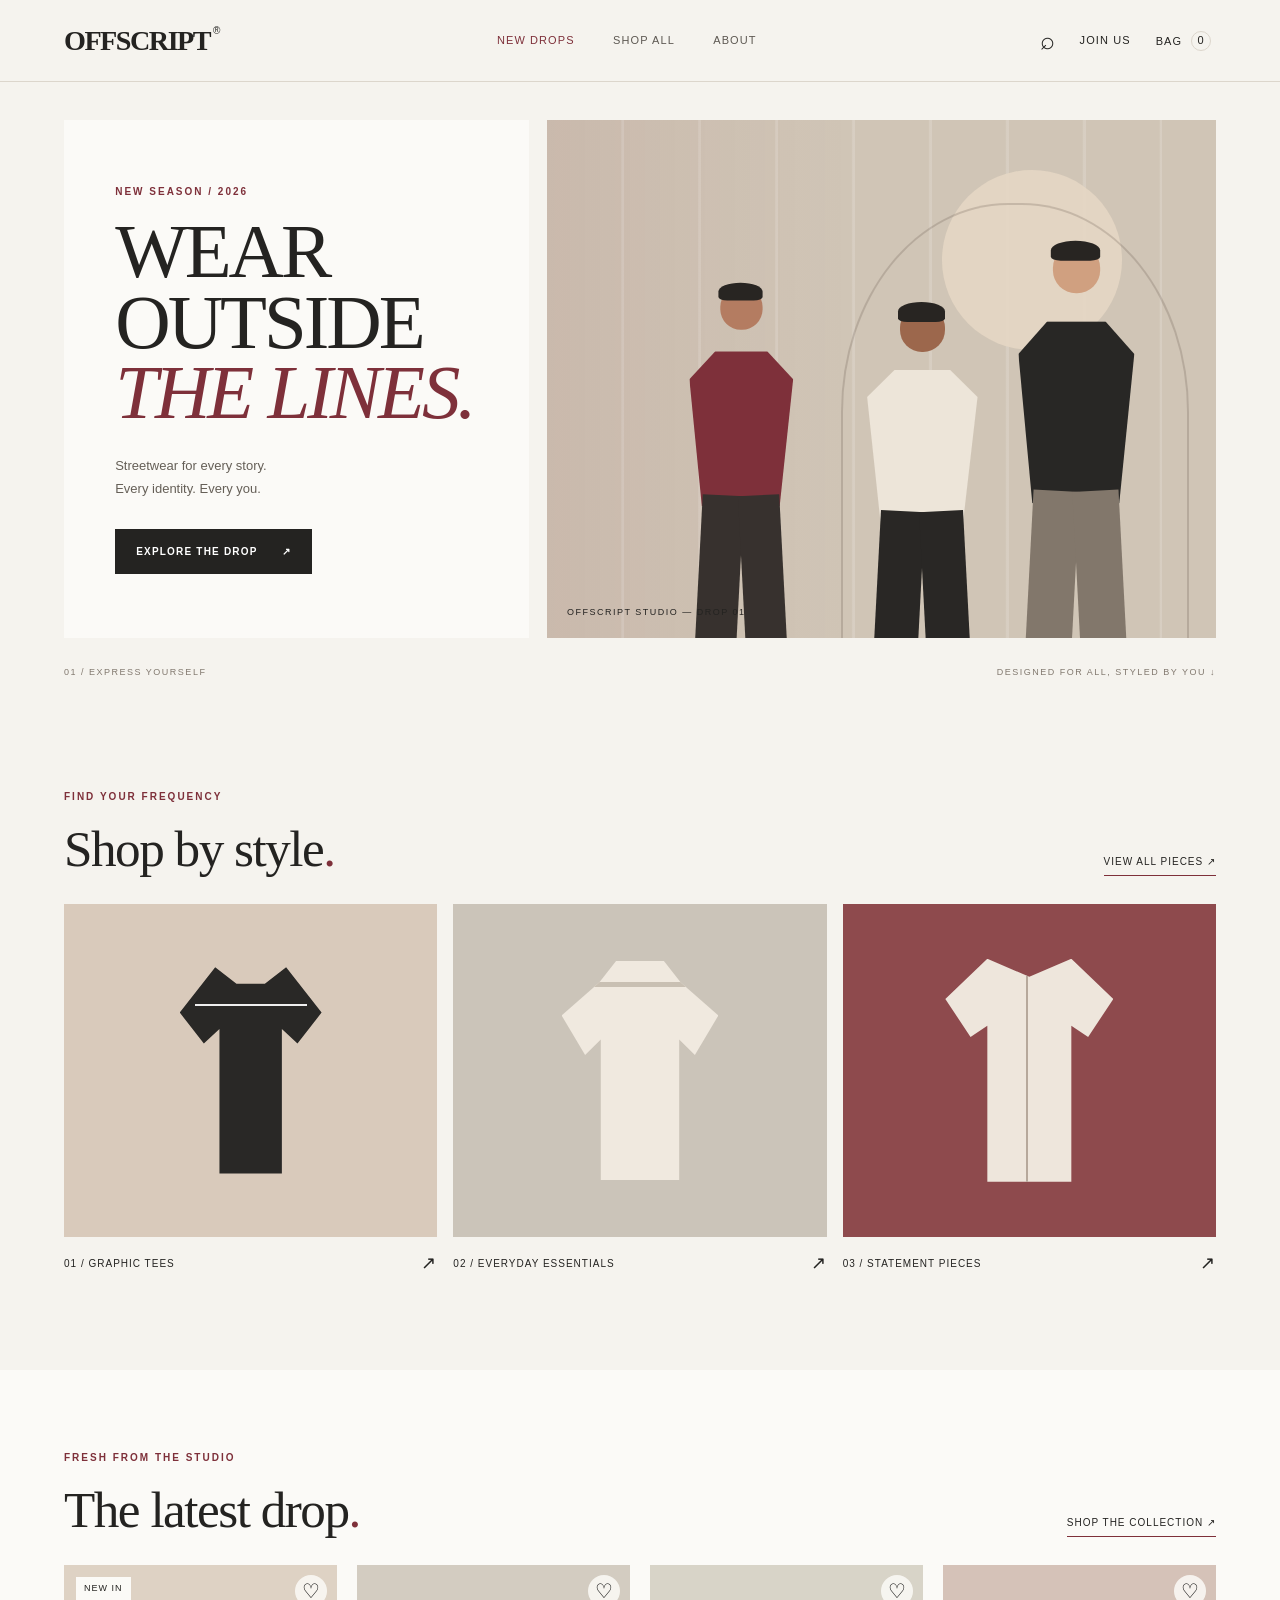
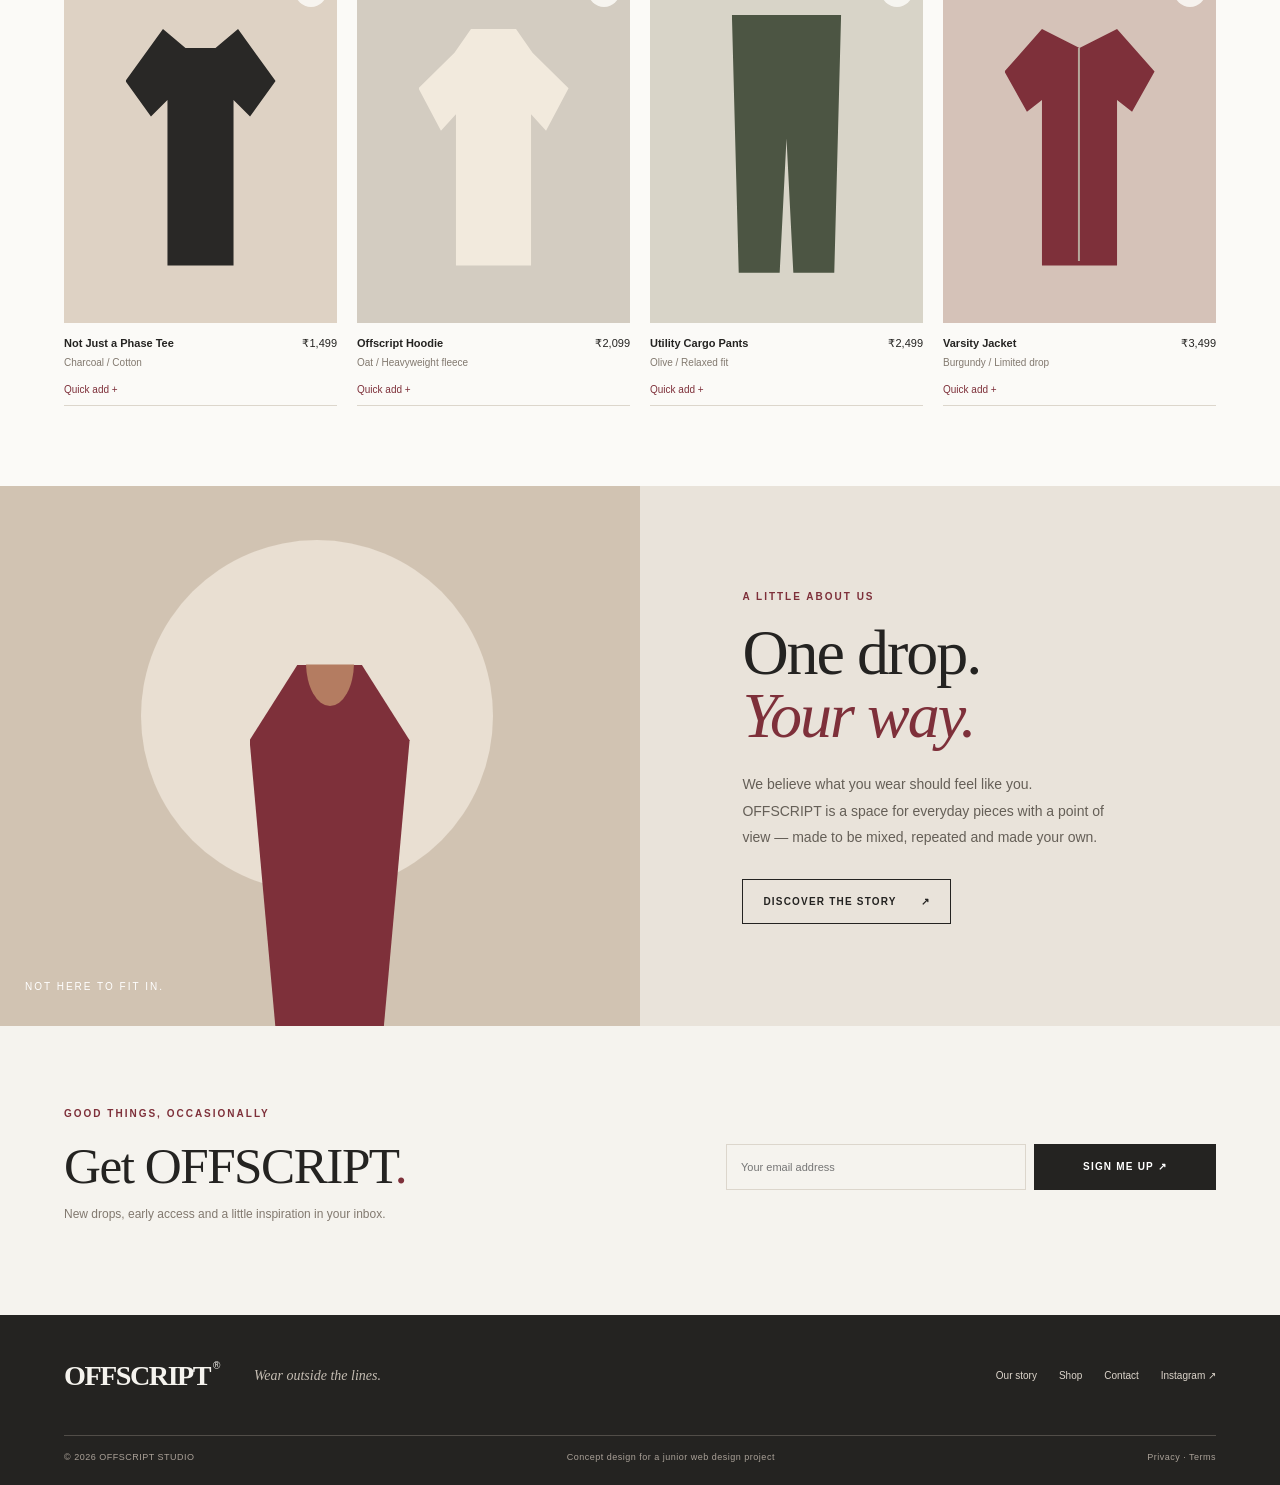
<file: index.html>
<!doctype html>
<html lang="en">
<head>
  <meta charset="utf-8">
  <meta name="viewport" content="width=device-width, initial-scale=1">
  <meta name="description" content="OFFSCRIPT — all-gender streetwear for every story. Wear outside the lines.">
  <title>OFFSCRIPT — Wear Outside the Lines</title>
  <link rel="stylesheet" href="styles.css">
  <script src="script.js" defer></script>
</head>
<body>
  <a class="skip-link" href="#main">Skip to content</a>
  <header class="site-header">
    <a class="wordmark" href="index.html" aria-label="OFFSCRIPT home">OFFSCRIPT<span>®</span></a>
    <button class="menu-toggle" type="button" aria-expanded="false" aria-controls="primary-nav">
      <span class="sr-only">Toggle navigation</span><span></span><span></span>
    </button>
    <nav class="primary-nav" id="primary-nav" aria-label="Main navigation">
      <a class="active" href="index.html">New drops</a>
      <a href="collection.html">Shop all</a>
      <a href="#story">About</a>
    </nav>
    <div class="header-actions">
      <button class="icon-button search-toggle" type="button" aria-label="Open search">⌕</button>
      <a class="text-action" href="#newsletter">Join us</a>
      <button class="bag-button" type="button" aria-label="Shopping bag, 0 items">Bag <span id="bag-count">0</span></button>
    </div>
  </header>

  <main id="main">
    <section class="hero">
      <div class="hero-copy">
        <p class="eyebrow">New season / 2026</p>
        <h1>WEAR<br>OUTSIDE<br><em>THE LINES.</em></h1>
        <p class="hero-description">Streetwear for every story.<br>Every identity. Every you.</p>
        <a class="button button-dark" href="collection.html">Explore the drop <span aria-hidden="true">↗</span></a>
      </div>
      <div class="hero-art" role="img" aria-label="Abstract editorial illustration of three streetwear looks">
        <div class="art-sun"></div><div class="art-arch"></div>
        <div class="model model-one"><i class="head"></i><i class="body"></i><i class="leg leg-a"></i><i class="leg leg-b"></i></div>
        <div class="model model-two"><i class="head"></i><i class="body"></i><i class="leg leg-a"></i><i class="leg leg-b"></i></div>
        <div class="model model-three"><i class="head"></i><i class="body"></i><i class="leg leg-a"></i><i class="leg leg-b"></i></div>
        <span class="art-caption">OFFSCRIPT STUDIO — DROP 01</span>
      </div>
      <div class="hero-bottom"><span>01 / EXPRESS YOURSELF</span><span>Designed for all, styled by you ↓</span></div>
    </section>

    <section class="section category-section" aria-labelledby="category-heading">
      <div class="section-heading"><div><p class="eyebrow">Find your frequency</p><h2 id="category-heading">Shop by style<span class="dot">.</span></h2></div><a class="underlink" href="collection.html">View all pieces ↗</a></div>
      <div class="category-grid">
        <a class="category-card category-tee" href="collection.html?category=tees"><div class="category-art tee-art"><span></span></div><div class="category-label"><span>01 / Graphic tees</span><b>↗</b></div></a>
        <a class="category-card category-everyday" href="collection.html?category=essentials"><div class="category-art hoodie-art"><span></span></div><div class="category-label"><span>02 / Everyday essentials</span><b>↗</b></div></a>
        <a class="category-card category-statement" href="collection.html?category=statement"><div class="category-art jacket-art"><span></span></div><div class="category-label"><span>03 / Statement pieces</span><b>↗</b></div></a>
      </div>
    </section>

    <section class="section latest-section" aria-labelledby="latest-heading">
      <div class="section-heading"><div><p class="eyebrow">Fresh from the studio</p><h2 id="latest-heading">The latest drop<span class="dot">.</span></h2></div><a class="underlink" href="collection.html">Shop the collection ↗</a></div>
      <div class="product-grid" id="featured-products">
        <article class="product-card"><a href="collection.html" class="product-image product-tee" aria-label="View Not Just a Phase tee"><span class="new-tag">New in</span><button class="heart" type="button" aria-label="Save Not Just a Phase tee" aria-pressed="false">♡</button><span class="garment tee-shape"></span></a><div class="product-info"><div><h3>Not Just a Phase Tee</h3><p>Charcoal / Cotton</p></div><span>₹1,499</span></div><button class="add-button" type="button" data-add>Quick add +</button></article>
        <article class="product-card"><a href="collection.html" class="product-image product-hoodie" aria-label="View Offscript hoodie"><button class="heart" type="button" aria-label="Save Offscript hoodie" aria-pressed="false">♡</button><span class="garment hoodie-shape"></span></a><div class="product-info"><div><h3>Offscript Hoodie</h3><p>Oat / Heavyweight fleece</p></div><span>₹2,099</span></div><button class="add-button" type="button" data-add>Quick add +</button></article>
        <article class="product-card"><a href="collection.html" class="product-image product-cargo" aria-label="View utility cargo pants"><button class="heart" type="button" aria-label="Save Utility cargo pants" aria-pressed="false">♡</button><span class="garment cargo-shape"></span></a><div class="product-info"><div><h3>Utility Cargo Pants</h3><p>Olive / Relaxed fit</p></div><span>₹2,499</span></div><button class="add-button" type="button" data-add>Quick add +</button></article>
        <article class="product-card"><a href="collection.html" class="product-image product-jacket" aria-label="View varsity jacket"><button class="heart" type="button" aria-label="Save varsity jacket" aria-pressed="false">♡</button><span class="garment jacket-shape"></span></a><div class="product-info"><div><h3>Varsity Jacket</h3><p>Burgundy / Limited drop</p></div><span>₹3,499</span></div><button class="add-button" type="button" data-add>Quick add +</button></article>
      </div>
    </section>

    <section class="story-section" id="story">
      <div class="story-art"><div class="story-circle"></div><div class="story-figure"><span></span></div><p>NOT HERE TO FIT IN.</p></div>
      <div class="story-copy"><p class="eyebrow">A little about us</p><h2>One drop.<br><em>Your way.</em></h2><p>We believe what you wear should feel like you. OFFSCRIPT is a space for everyday pieces with a point of view — made to be mixed, repeated and made your own.</p><a class="button button-outline" href="collection.html">Discover the story <span>↗</span></a></div>
    </section>

    <section class="newsletter section" id="newsletter">
      <div><p class="eyebrow">Good things, occasionally</p><h2>Get OFFSCRIPT<span class="dot">.</span></h2><p>New drops, early access and a little inspiration in your inbox.</p></div>
      <form id="newsletter-form" class="newsletter-form"><label class="sr-only" for="email">Email address</label><input id="email" type="email" placeholder="Your email address" required><button class="button button-dark" type="submit">Sign me up ↗</button><p class="form-message" id="form-message" aria-live="polite"></p></form>
    </section>
  </main>

  <footer class="site-footer">
    <div class="footer-top"><a class="wordmark" href="index.html">OFFSCRIPT<span>®</span></a><p>Wear outside the lines.</p><div class="footer-links"><a href="#story">Our story</a><a href="collection.html">Shop</a><a href="#newsletter">Contact</a><a href="#newsletter">Instagram ↗</a></div></div>
    <div class="footer-bottom"><span>© 2026 OFFSCRIPT STUDIO</span><span>Concept design for a junior web design project</span><span>Privacy · Terms</span></div>
  </footer>
  <div class="toast" id="toast" role="status" aria-live="polite"></div>
</body>
</html>
</file>
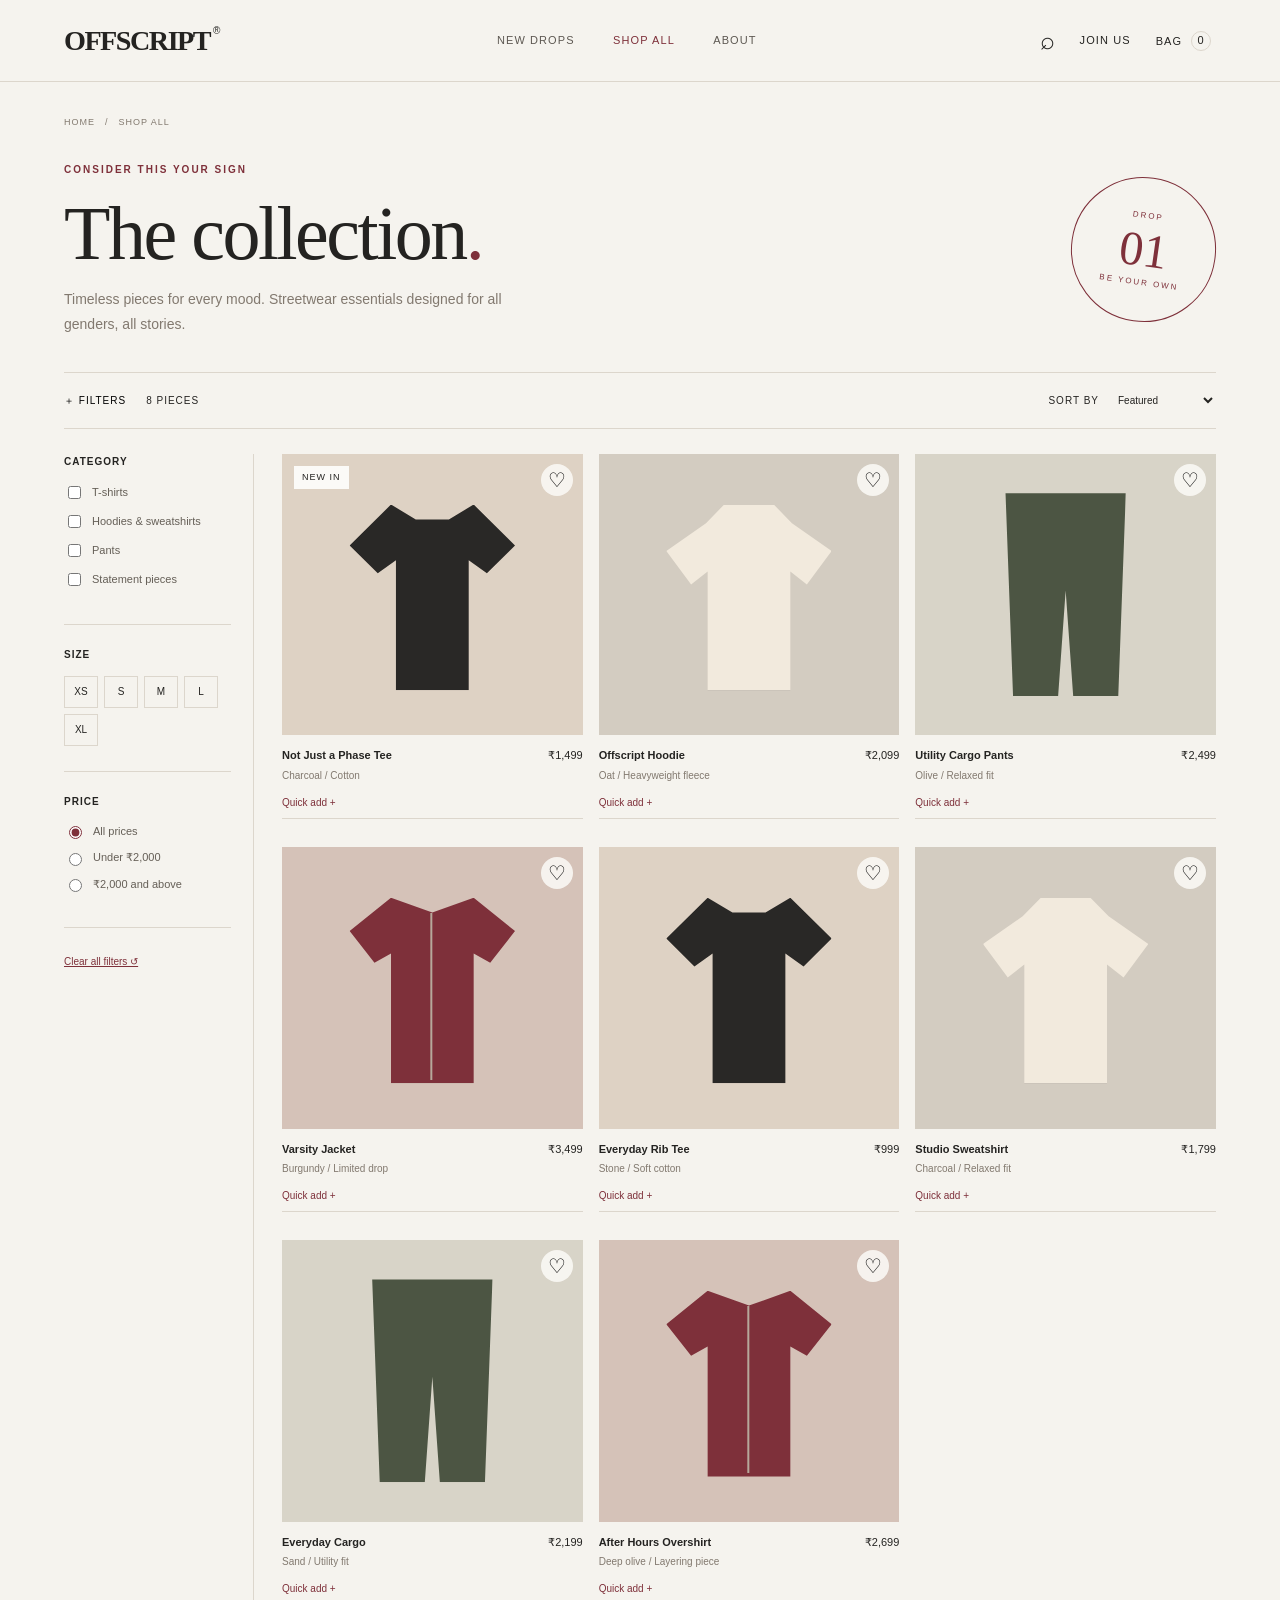
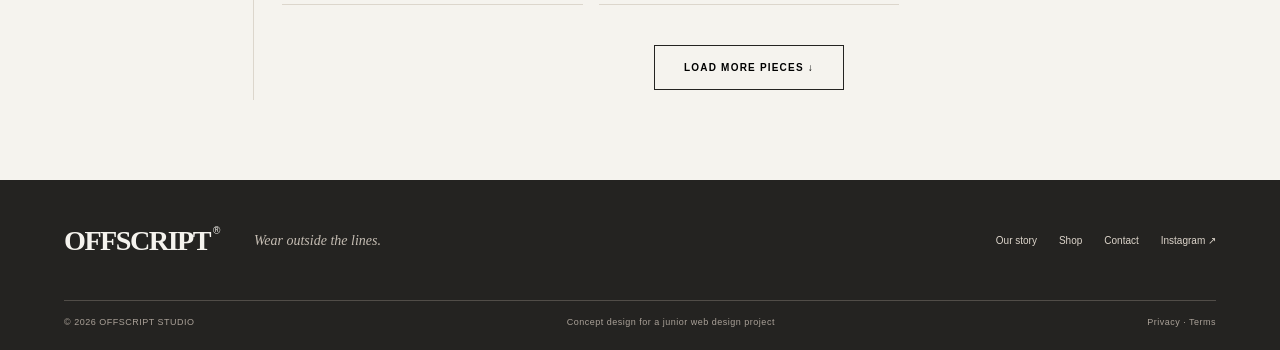
<file: collection.html>
<!doctype html>
<html lang="en">
<head>
  <meta charset="utf-8">
  <meta name="viewport" content="width=device-width, initial-scale=1">
  <meta name="description" content="Explore the OFFSCRIPT streetwear collection.">
  <title>The Collection — OFFSCRIPT</title>
  <link rel="stylesheet" href="styles.css">
  <script src="script.js" defer></script>
</head>
<body>
  <a class="skip-link" href="#main">Skip to content</a>
  <header class="site-header">
    <a class="wordmark" href="index.html" aria-label="OFFSCRIPT home">OFFSCRIPT<span>®</span></a>
    <button class="menu-toggle" type="button" aria-expanded="false" aria-controls="primary-nav"><span class="sr-only">Toggle navigation</span><span></span><span></span></button>
    <nav class="primary-nav" id="primary-nav" aria-label="Main navigation"><a href="index.html">New drops</a><a class="active" href="collection.html">Shop all</a><a href="index.html#story">About</a></nav>
    <div class="header-actions"><button class="icon-button search-toggle" type="button" aria-label="Open search">⌕</button><a class="text-action" href="index.html#newsletter">Join us</a><button class="bag-button" type="button" aria-label="Shopping bag, 0 items">Bag <span id="bag-count">0</span></button></div>
  </header>

  <main id="main" class="collection-main">
    <div class="breadcrumb"><a href="index.html">Home</a><span>/</span><span>Shop all</span></div>
    <section class="collection-intro"><div><p class="eyebrow">Consider this your sign</p><h1>The collection<span class="dot">.</span></h1><p>Timeless pieces for every mood. Streetwear essentials designed for all genders, all stories.</p></div><div class="collection-stamp"><span>DROP</span><strong>01</strong><span>BE YOUR OWN</span></div></section>
    <div class="collection-toolbar"><button id="filter-toggle" class="filter-toggle" type="button" aria-expanded="false" aria-controls="filter-panel">＋ Filters</button><span id="result-count">8 pieces</span><label class="sort-label" for="sort-select">Sort by <select id="sort-select"><option value="featured">Featured</option><option value="price-low">Price: low to high</option><option value="price-high">Price: high to low</option><option value="name">Name A–Z</option></select></label></div>
    <div class="shop-layout">
      <aside class="filter-panel" id="filter-panel" aria-label="Product filters">
        <div class="filter-group"><h2>Category</h2><label><input type="checkbox" name="category" value="tees"> T-shirts</label><label><input type="checkbox" name="category" value="hoodies"> Hoodies & sweatshirts</label><label><input type="checkbox" name="category" value="pants"> Pants</label><label><input type="checkbox" name="category" value="statement"> Statement pieces</label></div>
        <div class="filter-group"><h2>Size</h2><div class="size-options"><label><input type="checkbox" name="size" value="XS"><span>XS</span></label><label><input type="checkbox" name="size" value="S"><span>S</span></label><label><input type="checkbox" name="size" value="M"><span>M</span></label><label><input type="checkbox" name="size" value="L"><span>L</span></label><label><input type="checkbox" name="size" value="XL"><span>XL</span></label></div></div>
        <div class="filter-group"><h2>Price</h2><label><input type="radio" name="price" value="all" checked> All prices</label><label><input type="radio" name="price" value="under2000"> Under ₹2,000</label><label><input type="radio" name="price" value="over2000"> ₹2,000 and above</label></div>
        <button id="clear-filters" class="clear-filters" type="button">Clear all filters ↺</button>
      </aside>
      <section class="collection-products" aria-label="Products">
        <div class="product-grid collection-grid" id="collection-products">
          <article class="product-card" data-name="Not Just a Phase Tee" data-price="1499" data-category="tees" data-size="XS S M L XL"><a href="#" class="product-image product-tee" aria-label="Not Just a Phase Tee"><span class="new-tag">New in</span><button class="heart" type="button" aria-label="Save Not Just a Phase tee" aria-pressed="false">♡</button><span class="garment tee-shape"></span></a><div class="product-info"><div><h3>Not Just a Phase Tee</h3><p>Charcoal / Cotton</p></div><span>₹1,499</span></div><button class="add-button" type="button" data-add>Quick add +</button></article>
          <article class="product-card" data-name="Offscript Hoodie" data-price="2099" data-category="hoodies" data-size="S M L XL"><a href="#" class="product-image product-hoodie" aria-label="Offscript Hoodie"><button class="heart" type="button" aria-label="Save Offscript hoodie" aria-pressed="false">♡</button><span class="garment hoodie-shape"></span></a><div class="product-info"><div><h3>Offscript Hoodie</h3><p>Oat / Heavyweight fleece</p></div><span>₹2,099</span></div><button class="add-button" type="button" data-add>Quick add +</button></article>
          <article class="product-card" data-name="Utility Cargo Pants" data-price="2499" data-category="pants" data-size="S M L XL"><a href="#" class="product-image product-cargo" aria-label="Utility Cargo Pants"><button class="heart" type="button" aria-label="Save cargo pants" aria-pressed="false">♡</button><span class="garment cargo-shape"></span></a><div class="product-info"><div><h3>Utility Cargo Pants</h3><p>Olive / Relaxed fit</p></div><span>₹2,499</span></div><button class="add-button" type="button" data-add>Quick add +</button></article>
          <article class="product-card" data-name="Varsity Jacket" data-price="3499" data-category="statement" data-size="S M L XL"><a href="#" class="product-image product-jacket" aria-label="Varsity Jacket"><button class="heart" type="button" aria-label="Save varsity jacket" aria-pressed="false">♡</button><span class="garment jacket-shape"></span></a><div class="product-info"><div><h3>Varsity Jacket</h3><p>Burgundy / Limited drop</p></div><span>₹3,499</span></div><button class="add-button" type="button" data-add>Quick add +</button></article>
          <article class="product-card" data-name="Everyday Rib Tee" data-price="999" data-category="tees" data-size="XS S M L XL"><a href="#" class="product-image product-tee light-tee" aria-label="Everyday Rib Tee"><button class="heart" type="button" aria-label="Save Everyday Rib Tee" aria-pressed="false">♡</button><span class="garment tee-shape"></span></a><div class="product-info"><div><h3>Everyday Rib Tee</h3><p>Stone / Soft cotton</p></div><span>₹999</span></div><button class="add-button" type="button" data-add>Quick add +</button></article>
          <article class="product-card" data-name="Studio Sweatshirt" data-price="1799" data-category="hoodies" data-size="S M L XL"><a href="#" class="product-image product-hoodie dark-hoodie" aria-label="Studio Sweatshirt"><button class="heart" type="button" aria-label="Save Studio Sweatshirt" aria-pressed="false">♡</button><span class="garment hoodie-shape"></span></a><div class="product-info"><div><h3>Studio Sweatshirt</h3><p>Charcoal / Relaxed fit</p></div><span>₹1,799</span></div><button class="add-button" type="button" data-add>Quick add +</button></article>
          <article class="product-card" data-name="Everyday Cargo" data-price="2199" data-category="pants" data-size="S M L XL"><a href="#" class="product-image product-cargo sand-cargo" aria-label="Everyday Cargo"><button class="heart" type="button" aria-label="Save Everyday Cargo" aria-pressed="false">♡</button><span class="garment cargo-shape"></span></a><div class="product-info"><div><h3>Everyday Cargo</h3><p>Sand / Utility fit</p></div><span>₹2,199</span></div><button class="add-button" type="button" data-add>Quick add +</button></article>
          <article class="product-card" data-name="After Hours Overshirt" data-price="2699" data-category="statement" data-size="S M L XL"><a href="#" class="product-image product-jacket overshirt" aria-label="After Hours Overshirt"><button class="heart" type="button" aria-label="Save After Hours Overshirt" aria-pressed="false">♡</button><span class="garment jacket-shape"></span></a><div class="product-info"><div><h3>After Hours Overshirt</h3><p>Deep olive / Layering piece</p></div><span>₹2,699</span></div><button class="add-button" type="button" data-add>Quick add +</button></article>
        </div>
        <p class="empty-state" id="empty-state" hidden>No pieces match those filters. Try clearing some options.</p>
        <div class="load-more-wrap"><button class="button button-outline" id="load-more" type="button">Load more pieces ↓</button></div>
      </section>
    </div>
  </main>

  <footer class="site-footer"><div class="footer-top"><a class="wordmark" href="index.html">OFFSCRIPT<span>®</span></a><p>Wear outside the lines.</p><div class="footer-links"><a href="index.html#story">Our story</a><a href="collection.html">Shop</a><a href="index.html#newsletter">Contact</a><a href="index.html#newsletter">Instagram ↗</a></div></div><div class="footer-bottom"><span>© 2026 OFFSCRIPT STUDIO</span><span>Concept design for a junior web design project</span><span>Privacy · Terms</span></div></footer>
  <div class="toast" id="toast" role="status" aria-live="polite"></div>
</body>
</html>
</file>
<file: styles.css>
/* OFFSCRIPT — responsive styles
   Palette: ivory #F5F3EE, burgundy #7E303A, charcoal #242321, stone #D9D3C9 */
:root{--ivory:#F5F3EE;--burgundy:#7E303A;--charcoal:#242321;--stone:#D9D3C9;--muted:#82796F;--paper:#FBFAF7;--line:#DCD6CC;--serif:Georgia,"Times New Roman",serif;--sans:Arial,Helvetica,sans-serif;--page-pad:clamp(18px,5vw,76px)}
*{box-sizing:border-box}html{scroll-behavior:smooth}body{margin:0;background:var(--ivory);color:var(--charcoal);font-family:var(--sans);font-size:14px;line-height:1.5}a{color:inherit;text-decoration:none}button,input,select{font:inherit}button{cursor:pointer}.sr-only{position:absolute;width:1px;height:1px;padding:0;margin:-1px;overflow:hidden;clip:rect(0,0,0,0);white-space:nowrap;border:0}.skip-link{position:absolute;top:-50px;left:15px;background:var(--charcoal);color:white;padding:10px;z-index:100}.skip-link:focus{top:10px}
.site-header{height:82px;padding:0 var(--page-pad);display:flex;align-items:center;gap:clamp(20px,4vw,65px);border-bottom:1px solid var(--line);background:var(--ivory);position:relative;z-index:20}.wordmark{font:700 clamp(22px,2.2vw,30px) var(--serif);letter-spacing:-1.5px;white-space:nowrap}.wordmark span{font:10px var(--sans);vertical-align:top;margin-left:3px}.primary-nav{display:flex;align-items:center;gap:clamp(18px,3vw,42px);margin:auto}.primary-nav a,.header-actions a{font-size:11px;text-transform:uppercase;letter-spacing:1.1px}.primary-nav a{color:#5d5852}.primary-nav a:hover,.primary-nav a.active{color:var(--burgundy)}.header-actions{display:flex;align-items:center;gap:20px}.icon-button,.bag-button{border:0;background:none;color:var(--charcoal);padding:5px}.icon-button{font-size:25px}.bag-button{font-size:11px;text-transform:uppercase;letter-spacing:1px}.bag-button span{display:inline-grid;place-items:center;width:20px;height:20px;margin-left:5px;border:1px solid var(--line);border-radius:50%}.menu-toggle{display:none}
.hero{padding:38px var(--page-pad) 20px;display:grid;grid-template-columns:minmax(280px,.82fr) minmax(0,1.18fr);gap:18px}.hero-copy{background:var(--paper);padding:clamp(30px,5vw,76px) clamp(25px,4vw,62px);display:flex;flex-direction:column;align-items:flex-start;justify-content:center;min-height:490px}.eyebrow{font-size:10px;letter-spacing:2px;text-transform:uppercase;color:var(--burgundy);font-weight:700;margin:0 0 18px}.hero h1{font:clamp(46px,6vw,88px)/.92 var(--serif);letter-spacing:-3px;margin:0 0 25px}.hero h1 em,.story-copy h2 em{color:var(--burgundy);font-weight:400}.hero-description{font-size:13px;line-height:1.8;color:#655f57;margin:0 0 28px}.button{display:inline-flex;align-items:center;justify-content:center;gap:24px;padding:14px 20px;border:1px solid transparent;font-size:10px;text-transform:uppercase;letter-spacing:1.2px;font-weight:700;transition:transform .2s,background .2s}.button:hover{transform:translateY(-2px)}.button-dark{background:var(--charcoal);color:white}.button-dark:hover{background:var(--burgundy)}.button-outline{border-color:var(--charcoal);background:transparent}.button-outline:hover{background:var(--charcoal);color:white}.hero-art{min-height:490px;position:relative;overflow:hidden;background:#d0c5b6;background-image:linear-gradient(90deg,rgba(126,48,58,.08),transparent 45%),repeating-linear-gradient(90deg,transparent 0 11%,rgba(255,255,255,.16) 11.2% 11.5%)}.art-sun{position:absolute;width:180px;height:180px;border-radius:50%;background:#e6d8c5;top:50px;right:14%;opacity:.9}.art-arch{position:absolute;width:52%;height:84%;bottom:0;right:4%;border:2px solid rgba(83,68,58,.2);border-bottom:0;border-radius:48% 48% 0 0}.model{position:absolute;bottom:-4%;width:22%;height:72%;z-index:2}.model .head{position:absolute;width:31%;aspect-ratio:1;left:35%;top:0;border-radius:48%;background:#b47c61}.model .head:after{content:"";position:absolute;top:-4px;left:-2px;width:105%;height:42%;background:#282522;border-radius:50% 50% 20% 20%}.model .body{position:absolute;left:13%;top:18%;width:75%;height:43%;background:var(--burgundy);clip-path:polygon(25% 0,75% 0,100% 18%,87% 100%,12% 100%,0 18%)}.model .leg{position:absolute;top:58%;width:30%;height:43%;background:#37312e}.model .leg-a{left:20%;transform:rotate(3deg)}.model .leg-b{left:51%;transform:rotate(-3deg)}.model-one{left:18%;height:74%;transform:scale(.94)}.model-two{left:45%;height:68%;z-index:3}.model-two .head{background:#9c674c}.model-two .body{background:#ede5d9}.model-two .leg{background:#292725}.model-three{left:68%;height:78%;transform:scale(1.05)}.model-three .head{background:#d0a080}.model-three .body{background:#282725}.model-three .leg{background:#82776b}.art-caption{position:absolute;bottom:18px;left:20px;z-index:4;font-size:9px;letter-spacing:1.5px}.hero-bottom{grid-column:1/-1;display:flex;justify-content:space-between;padding:10px 0;color:var(--muted);font-size:9px;text-transform:uppercase;letter-spacing:1.5px}
.section{padding:80px var(--page-pad)}.section-heading{display:flex;justify-content:space-between;align-items:end;margin-bottom:28px;gap:20px}.section-heading h2,.newsletter h2{font:clamp(34px,4vw,52px)/1.05 var(--serif);letter-spacing:-1.5px;margin:0}.dot{color:var(--burgundy)}.underlink{font-size:10px;text-transform:uppercase;letter-spacing:1px;border-bottom:1px solid var(--burgundy);padding-bottom:6px;white-space:nowrap}.category-grid{display:grid;grid-template-columns:repeat(3,minmax(0,1fr));gap:16px}.category-card{display:block}.category-art{height:clamp(190px,26vw,340px);position:relative;overflow:hidden;display:grid;place-items:center}.category-tee .category-art{background:#d9cabb}.category-everyday .category-art{background:#cbc4b9}.category-statement .category-art{background:#8e4a4d}.category-label{display:flex;justify-content:space-between;align-items:center;padding:13px 0;font-size:10px;text-transform:uppercase;letter-spacing:1px}.category-label b{font-size:18px;font-weight:400}.garment{position:absolute;display:block}.tee-art span,.tee-shape{width:38%;height:62%;background:#292826;clip-path:polygon(25% 0,40% 8%,60% 8%,75% 0,100% 22%,83% 37%,72% 30%,72% 100%,28% 100%,28% 30%,17% 37%,0 22%)}.tee-art span:after{content:"";position:absolute;left:35%;top:30%;width:30%;height:2px;background:#eee}.hoodie-art span,.hoodie-shape{width:42%;height:66%;background:#f0e9df;clip-path:polygon(24% 10%,35% 0,65% 0,76% 10%,100% 25%,85% 43%,75% 36%,75% 100%,25% 100%,25% 36%,15% 43%,0 25%)}.hoodie-art span:before{content:"";position:absolute;left:33%;top:0;width:34%;height:22%;border:5px solid #c9c0b3;border-radius:50% 50% 0 0}.jacket-art span,.jacket-shape{width:45%;height:67%;background:#eee6dc;clip-path:polygon(25% 0,50% 8%,75% 0,100% 18%,85% 35%,75% 30%,75% 100%,25% 100%,25% 30%,15% 35%,0 18%)}.jacket-art span:after,.jacket-shape:after{content:"";position:absolute;left:49%;top:8%;height:90%;border-left:2px solid #b6a89b}
.latest-section{background:var(--paper)}.product-grid{display:grid;grid-template-columns:repeat(4,minmax(0,1fr));gap:20px}.product-card{min-width:0}.product-image{height:clamp(210px,28vw,360px);display:block;position:relative;overflow:hidden;background:#e8e1d7}.product-tee{background:#ded2c4}.product-hoodie{background:#d3ccc1}.product-cargo{background:#d8d4c8}.product-jacket{background:#d5c2b8}.product-image .garment{left:50%;top:18%;transform:translateX(-50%);height:66%;width:55%;filter:drop-shadow(5px 7px 5px rgba(0,0,0,.08))}.product-image .tee-shape{background:#292826}.product-image .hoodie-shape{background:#f2eadd}.product-image .cargo-shape{width:50%;height:72%;top:14%;background:#4c5543;clip-path:polygon(10% 0,90% 0,85% 100%,55% 100%,50% 48%,45% 100%,15% 100%)}.product-image .jacket-shape{background:var(--burgundy)}.new-tag{position:absolute;top:12px;left:12px;background:var(--paper);padding:5px 8px;font-size:9px;text-transform:uppercase;letter-spacing:1px;z-index:3}.heart{position:absolute;top:10px;right:10px;border:0;border-radius:50%;background:rgba(251,250,247,.85);width:32px;height:32px;font-size:20px;z-index:4}.heart[aria-pressed=true]{color:var(--burgundy)}.product-info{display:flex;justify-content:space-between;gap:10px;padding:12px 0 4px;font-size:11px}.product-info h3{font-size:11px;font-weight:600;margin:0 0 4px}.product-info p{font-size:10px;color:var(--muted);margin:0}.product-info>span{white-space:nowrap}.add-button{width:100%;text-align:left;padding:8px 0;border:0;border-bottom:1px solid var(--line);background:transparent;font-size:10px;color:var(--burgundy)}.story-section{display:grid;grid-template-columns:1fr 1fr;min-height:440px}.story-art{position:relative;overflow:hidden;display:grid;place-items:center;background:#d1c3b2;min-height:380px}.story-circle{position:absolute;width:55%;aspect-ratio:1;border-radius:50%;background:#e9dfd2;top:10%;left:22%}.story-figure{position:absolute;width:25%;height:70%;bottom:-3%;left:39%;background:var(--burgundy);clip-path:polygon(30% 0,70% 0,100% 20%,83% 100%,17% 100%,0 20%)}.story-figure span{position:absolute;left:35%;top:-12%;width:30%;height:23%;border-radius:50%;background:#b47c61}.story-art p{position:absolute;bottom:22px;left:25px;font-size:10px;letter-spacing:2px;color:#fff}.story-copy{padding:clamp(40px,8vw,110px);display:flex;flex-direction:column;align-items:flex-start;justify-content:center;background:#e9e3da}.story-copy h2{font:clamp(45px,5vw,68px)/.98 var(--serif);margin:0 0 24px;letter-spacing:-2px}.story-copy>p:not(.eyebrow){max-width:370px;line-height:1.9;color:#655f57;margin:0 0 28px}.newsletter{display:flex;align-items:center;justify-content:space-between;gap:40px}.newsletter h2{margin-bottom:12px}.newsletter>div>p:last-child{color:var(--muted);font-size:12px}.newsletter-form{display:grid;grid-template-columns:minmax(190px,300px) auto;gap:8px;max-width:490px;width:100%}.newsletter-form input{min-width:0;border:1px solid var(--line);background:transparent;padding:14px;font-size:11px}.form-message{grid-column:1/-1;margin:0;color:var(--burgundy);font-size:11px}.site-footer{background:var(--charcoal);color:var(--ivory);padding:36px var(--page-pad) 20px}.footer-top{display:flex;align-items:center;gap:35px;padding-bottom:35px}.footer-top .wordmark{color:var(--ivory)}.footer-top>p{color:#c4bcb2;font-family:var(--serif);font-style:italic}.footer-links{display:flex;gap:22px;margin-left:auto}.footer-links a{font-size:10px;color:#ddd5cb}.footer-bottom{border-top:1px solid #514d48;padding-top:15px;display:flex;justify-content:space-between;gap:15px;color:#aaa198;font-size:9px;letter-spacing:.5px}.toast{position:fixed;bottom:20px;left:50%;transform:translate(-50%,20px);background:var(--charcoal);color:white;padding:12px 18px;font-size:12px;opacity:0;pointer-events:none;transition:.25s;z-index:50}.toast.show{opacity:1;transform:translate(-50%,0)}
/* Collection page */
.collection-main{padding:34px var(--page-pad) 80px}.breadcrumb{display:flex;gap:10px;text-transform:uppercase;font-size:9px;letter-spacing:1px;color:var(--muted);margin-bottom:32px}.breadcrumb a:hover{color:var(--burgundy)}.collection-intro{display:flex;align-items:center;justify-content:space-between;gap:30px;padding-bottom:35px}.collection-intro h1{font:clamp(46px,6vw,76px)/1 var(--serif);letter-spacing:-2.5px;margin:0 0 16px}.collection-intro>div:first-child>p:last-child{max-width:490px;color:var(--muted);line-height:1.8;margin:0}.collection-stamp{width:145px;height:145px;flex-shrink:0;border:1px solid var(--burgundy);border-radius:50%;display:flex;flex-direction:column;align-items:center;justify-content:center;color:var(--burgundy);transform:rotate(8deg)}.collection-stamp span{font-size:8px;letter-spacing:2px}.collection-stamp strong{font:48px var(--serif)}.collection-toolbar{display:flex;align-items:center;gap:20px;padding:15px 0;border-top:1px solid var(--line);border-bottom:1px solid var(--line);font-size:10px;text-transform:uppercase;letter-spacing:1px}.filter-toggle{border:0;background:transparent;padding:5px 0;text-transform:uppercase;letter-spacing:1px;font-size:10px}.sort-label{margin-left:auto;display:flex;align-items:center;gap:10px}.sort-label select{border:0;background:transparent;color:var(--charcoal);font-size:10px;padding:5px}.shop-layout{display:grid;grid-template-columns:190px minmax(0,1fr);gap:28px;padding-top:25px}.filter-panel{padding-right:22px;border-right:1px solid var(--line)}.filter-group{padding:0 0 25px;margin-bottom:22px;border-bottom:1px solid var(--line)}.filter-group h2{font-size:10px;text-transform:uppercase;letter-spacing:1px;margin:0 0 14px}.filter-group>label{display:flex;align-items:center;gap:8px;margin:10px 0;font-size:11px;color:#655f57}.filter-group input{accent-color:var(--burgundy)}.size-options{display:flex;flex-wrap:wrap;gap:6px}.size-options label input{position:absolute;opacity:0}.size-options label span{display:grid;place-items:center;width:34px;height:32px;border:1px solid var(--line);font-size:10px;cursor:pointer}.size-options label input:checked+span{background:var(--charcoal);color:white;border-color:var(--charcoal)}.clear-filters{border:0;background:none;color:var(--burgundy);padding:0;font-size:10px;text-decoration:underline}.collection-grid{grid-template-columns:repeat(3,minmax(0,1fr));gap:28px 16px}.collection-grid .product-image{height:clamp(190px,22vw,300px)}.empty-state{padding:40px 10px;color:var(--muted);text-align:center}.load-more-wrap{text-align:center;padding:40px 0 10px}.load-more-wrap .button{min-width:190px}
@media(min-width:1500px){.hero{max-width:1700px;margin:auto}.section{padding-left:max(var(--page-pad),calc((100vw - 1500px)/2));padding-right:max(var(--page-pad),calc((100vw - 1500px)/2))}}
@media(max-width:900px){.site-header{gap:20px}.primary-nav{gap:18px}.header-actions{gap:10px}.hero{grid-template-columns:.9fr 1.1fr}.hero-copy,.hero-art{min-height:420px}.hero h1{font-size:clamp(43px,6.3vw,64px)}.product-grid{gap:14px}.product-info{display:block}.product-info>span{display:block;margin-top:6px}.story-copy{padding:45px}.footer-top{flex-wrap:wrap}.footer-links{width:100%;margin-left:0}.shop-layout{grid-template-columns:160px minmax(0,1fr);gap:18px}.collection-grid{grid-template-columns:repeat(2,minmax(0,1fr))}.collection-grid .product-image{height:280px}}
@media(max-width:640px){.site-header{height:68px;gap:14px}.wordmark{font-size:24px}.menu-toggle{display:flex;flex-direction:column;gap:5px;justify-content:center;border:0;background:transparent;padding:8px;margin-left:auto;order:2}.menu-toggle span:not(.sr-only){display:block;width:22px;height:1px;background:var(--charcoal)}.primary-nav{display:none;position:absolute;left:0;right:0;top:68px;background:var(--ivory);padding:22px var(--page-pad);border-bottom:1px solid var(--line);align-items:flex-start;flex-direction:column;gap:18px}.primary-nav.open{display:flex}.header-actions{order:3;gap:8px}.header-actions .text-action,.search-toggle{display:none}.bag-button{font-size:10px}.hero{padding-top:15px;grid-template-columns:1fr;gap:0}.hero-copy{min-height:0;padding:36px 26px}.hero h1{font-size:clamp(54px,15vw,82px)}.hero-art{min-height:340px}.hero-bottom{font-size:8px}.section{padding:55px var(--page-pad)}.section-heading{align-items:flex-start;flex-direction:column;gap:15px}.section-heading h2,.newsletter h2{font-size:39px}.category-grid{grid-template-columns:1fr;gap:20px}.category-art{height:270px}.product-grid{grid-template-columns:repeat(2,minmax(0,1fr));gap:24px 12px}.product-image{height:clamp(205px,65vw,320px)}.product-info{display:flex;flex-direction:column;gap:5px}.product-info h3{font-size:11px}.story-section{grid-template-columns:1fr}.story-art{min-height:310px}.story-copy{padding:45px var(--page-pad)}.newsletter{align-items:flex-start;flex-direction:column;gap:15px}.newsletter-form{grid-template-columns:1fr;max-width:none}.newsletter-form .button{width:100%}.footer-top{gap:12px;align-items:flex-start;flex-direction:column}.footer-top>p{margin:0}.footer-links{display:grid;grid-template-columns:repeat(2,1fr);gap:14px;padding-top:10px}.footer-bottom{flex-direction:column;gap:8px}.collection-main{padding-top:24px}.breadcrumb{margin-bottom:25px}.collection-intro{align-items:flex-start}.collection-intro h1{font-size:clamp(42px,12vw,62px)}.collection-stamp{width:85px;height:85px;margin-top:15px}.collection-stamp strong{font-size:28px}.collection-stamp span{font-size:6px;letter-spacing:1px}.collection-intro>div:first-child>p:last-child{font-size:12px}.collection-toolbar{gap:12px;flex-wrap:wrap}.sort-label{margin-left:auto}.sort-label select{max-width:125px}.shop-layout{display:block;padding-top:0}.filter-panel{display:none;border-right:0;border-bottom:1px solid var(--line);padding:22px 0;margin-bottom:20px}.filter-panel.open{display:grid;grid-template-columns:1fr 1fr;gap:10px 20px}.filter-group{margin-bottom:0}.clear-filters{align-self:start}.collection-grid{grid-template-columns:repeat(2,minmax(0,1fr));gap:24px 12px}.collection-grid .product-image{height:clamp(190px,58vw,280px)}.collection-grid .product-info{display:flex}.collection-grid .product-info>span{margin-top:0}.load-more-wrap{padding-top:30px}}
@media(prefers-reduced-motion:reduce){html{scroll-behavior:auto}*,*::before,*::after{transition:none!important;animation:none!important}}
</file>
